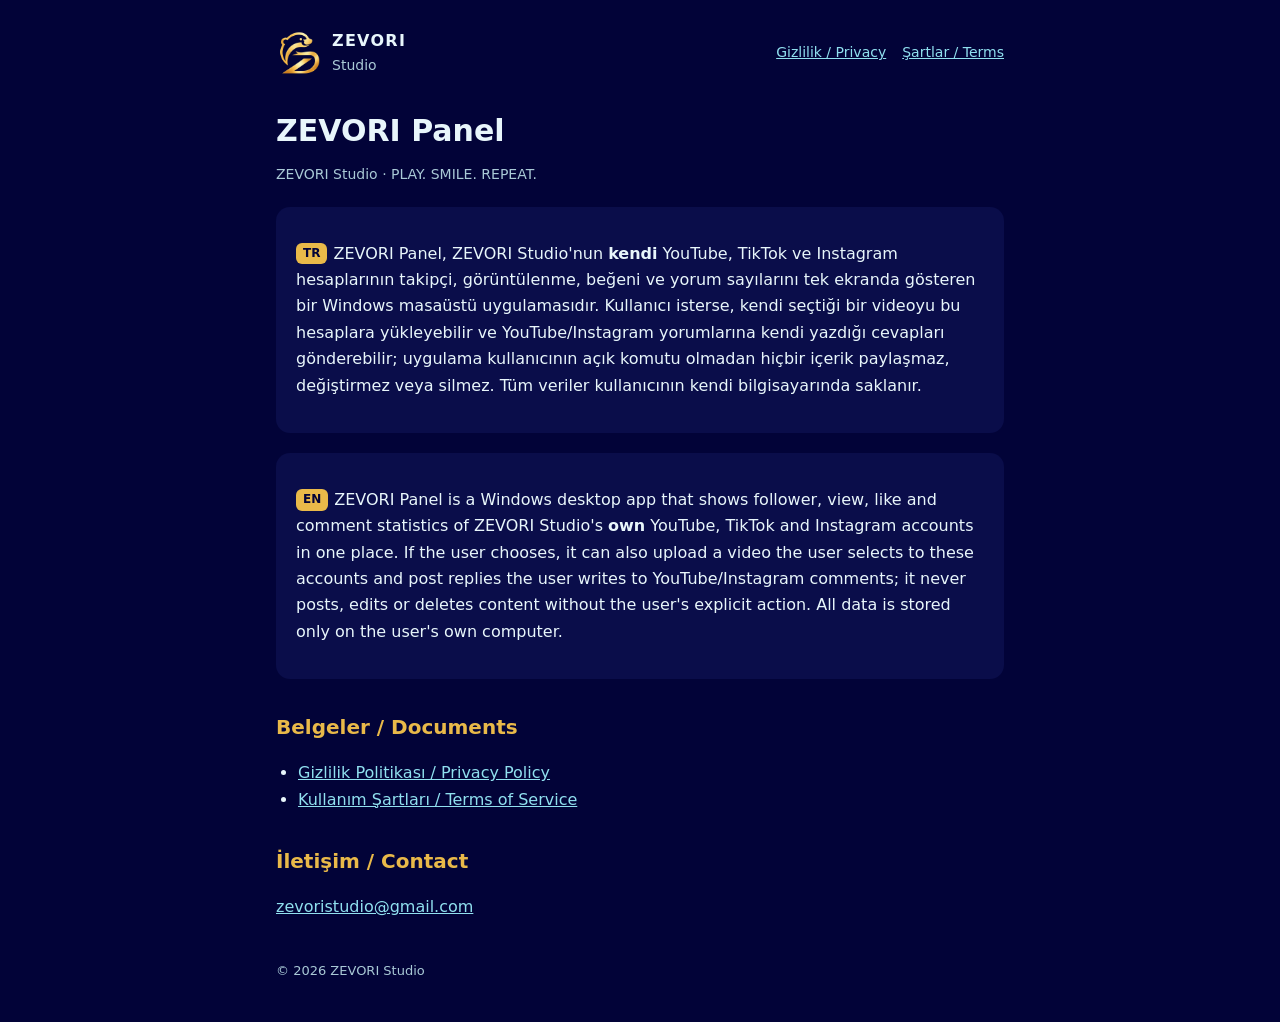
<file: index.html>
<!doctype html>
<html lang="tr">
<head>
  <meta charset="utf-8">
  <meta name="viewport" content="width=device-width, initial-scale=1">
  <title>ZEVORI Panel</title>
  <meta name="description" content="ZEVORI Studio'nun kendi sosyal medya hesaplarının istatistiklerini tek ekranda gösteren masaüstü uygulaması.">
  <link rel="icon" href="logo.png">
  <link rel="stylesheet" href="style.css">
</head>
<body>
  <header>
    <img src="logo.png" alt="ZEVORI logo">
    <div><div class="name">ZEVORI</div><div class="sub">Studio</div></div>
    <nav><a href="privacy.html">Gizlilik / Privacy</a><a href="terms.html">Şartlar / Terms</a></nav>
  </header>

  <main>
    <h1>ZEVORI Panel</h1>
    <p class="meta">ZEVORI Studio · PLAY. SMILE. REPEAT.</p>

    <div class="card">
      <p><span class="lang">TR</span>ZEVORI Panel, ZEVORI Studio'nun <b>kendi</b> YouTube, TikTok ve Instagram hesaplarının takipçi, görüntülenme, beğeni ve yorum sayılarını tek ekranda gösteren bir Windows masaüstü uygulamasıdır. Kullanıcı isterse, kendi seçtiği bir videoyu bu hesaplara yükleyebilir ve YouTube/Instagram yorumlarına kendi yazdığı cevapları gönderebilir; uygulama kullanıcının açık komutu olmadan hiçbir içerik paylaşmaz, değiştirmez veya silmez. Tüm veriler kullanıcının kendi bilgisayarında saklanır.</p>
    </div>
    <div class="card">
      <p><span class="lang">EN</span>ZEVORI Panel is a Windows desktop app that shows follower, view, like and comment statistics of ZEVORI Studio's <b>own</b> YouTube, TikTok and Instagram accounts in one place. If the user chooses, it can also upload a video the user selects to these accounts and post replies the user writes to YouTube/Instagram comments; it never posts, edits or deletes content without the user's explicit action. All data is stored only on the user's own computer.</p>
    </div>

    <h2>Belgeler / Documents</h2>
    <ul>
      <li><a href="privacy.html">Gizlilik Politikası / Privacy Policy</a></li>
      <li><a href="terms.html">Kullanım Şartları / Terms of Service</a></li>
    </ul>

    <h2>İletişim / Contact</h2>
    <p><a href="mailto:zevoristudio@gmail.com">zevoristudio@gmail.com</a></p>
  </main>

  <footer>© 2026 ZEVORI Studio</footer>
</body>
</html>
</file>
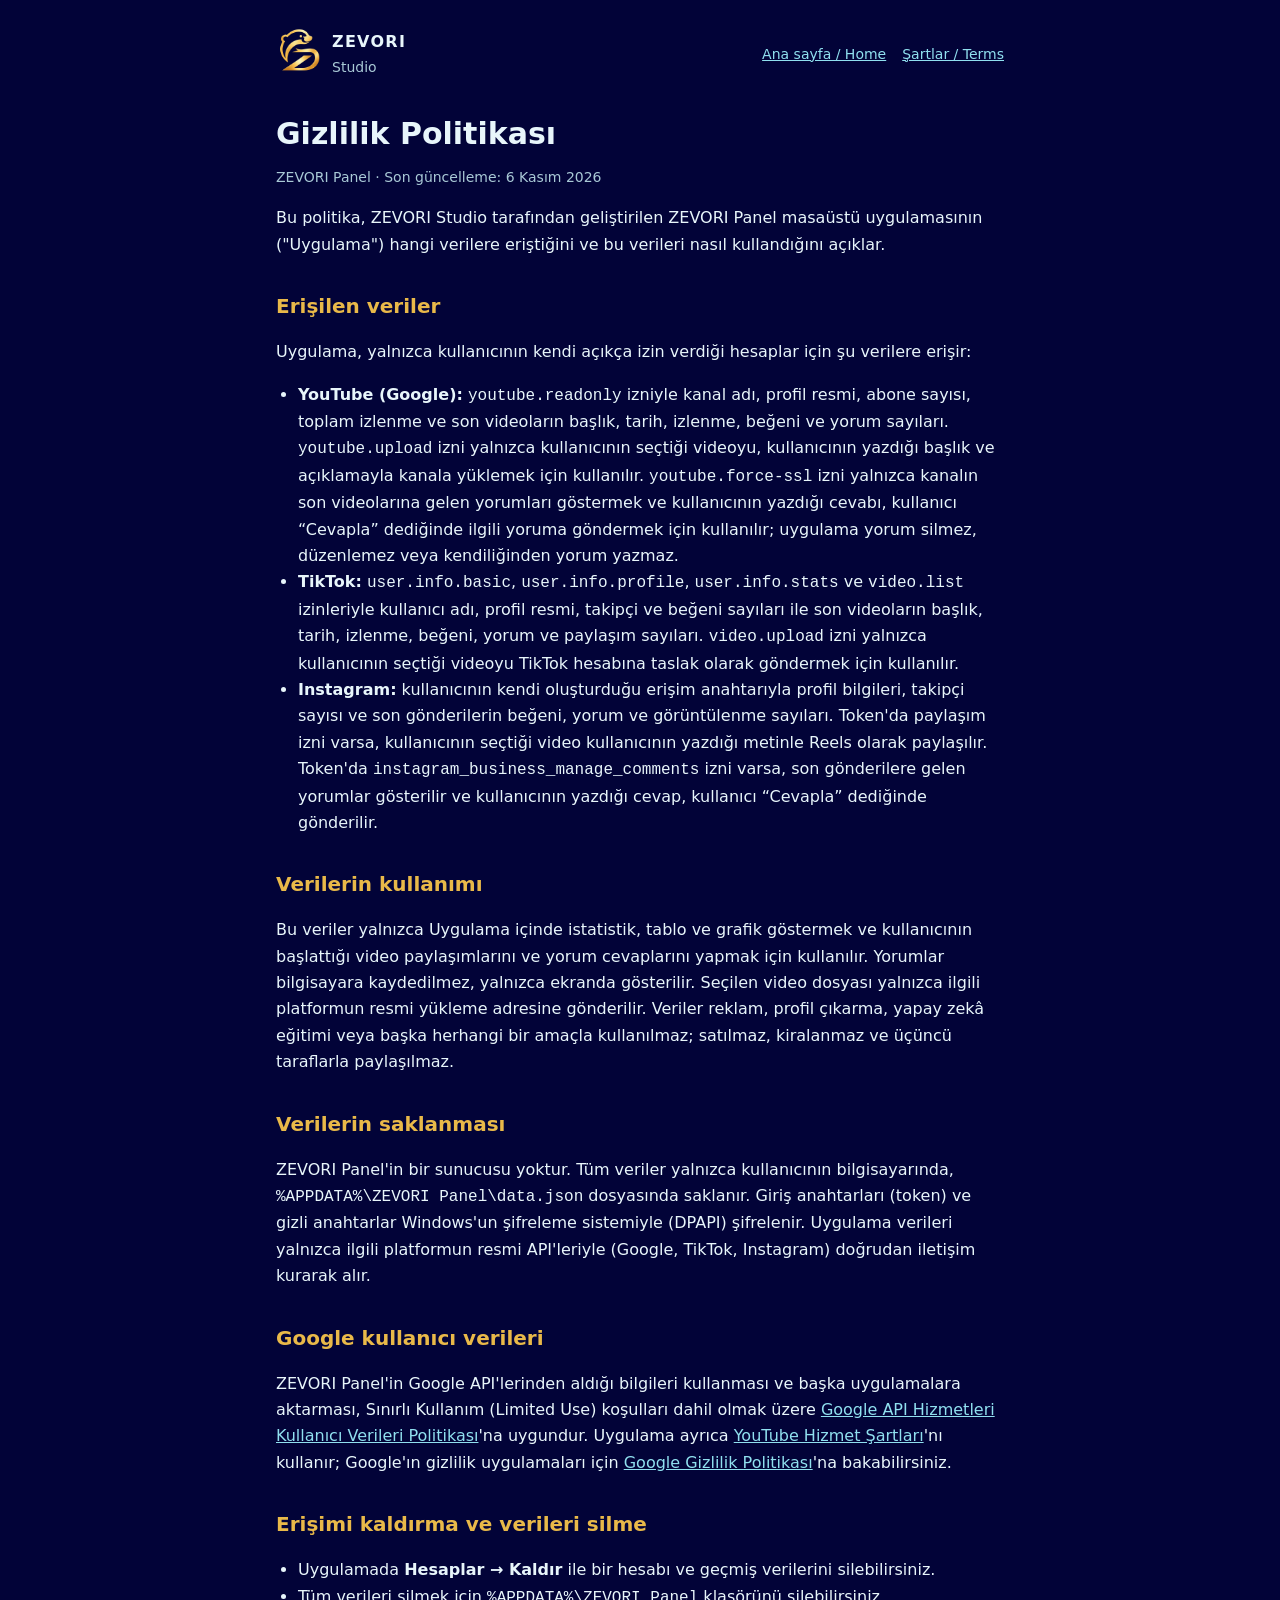
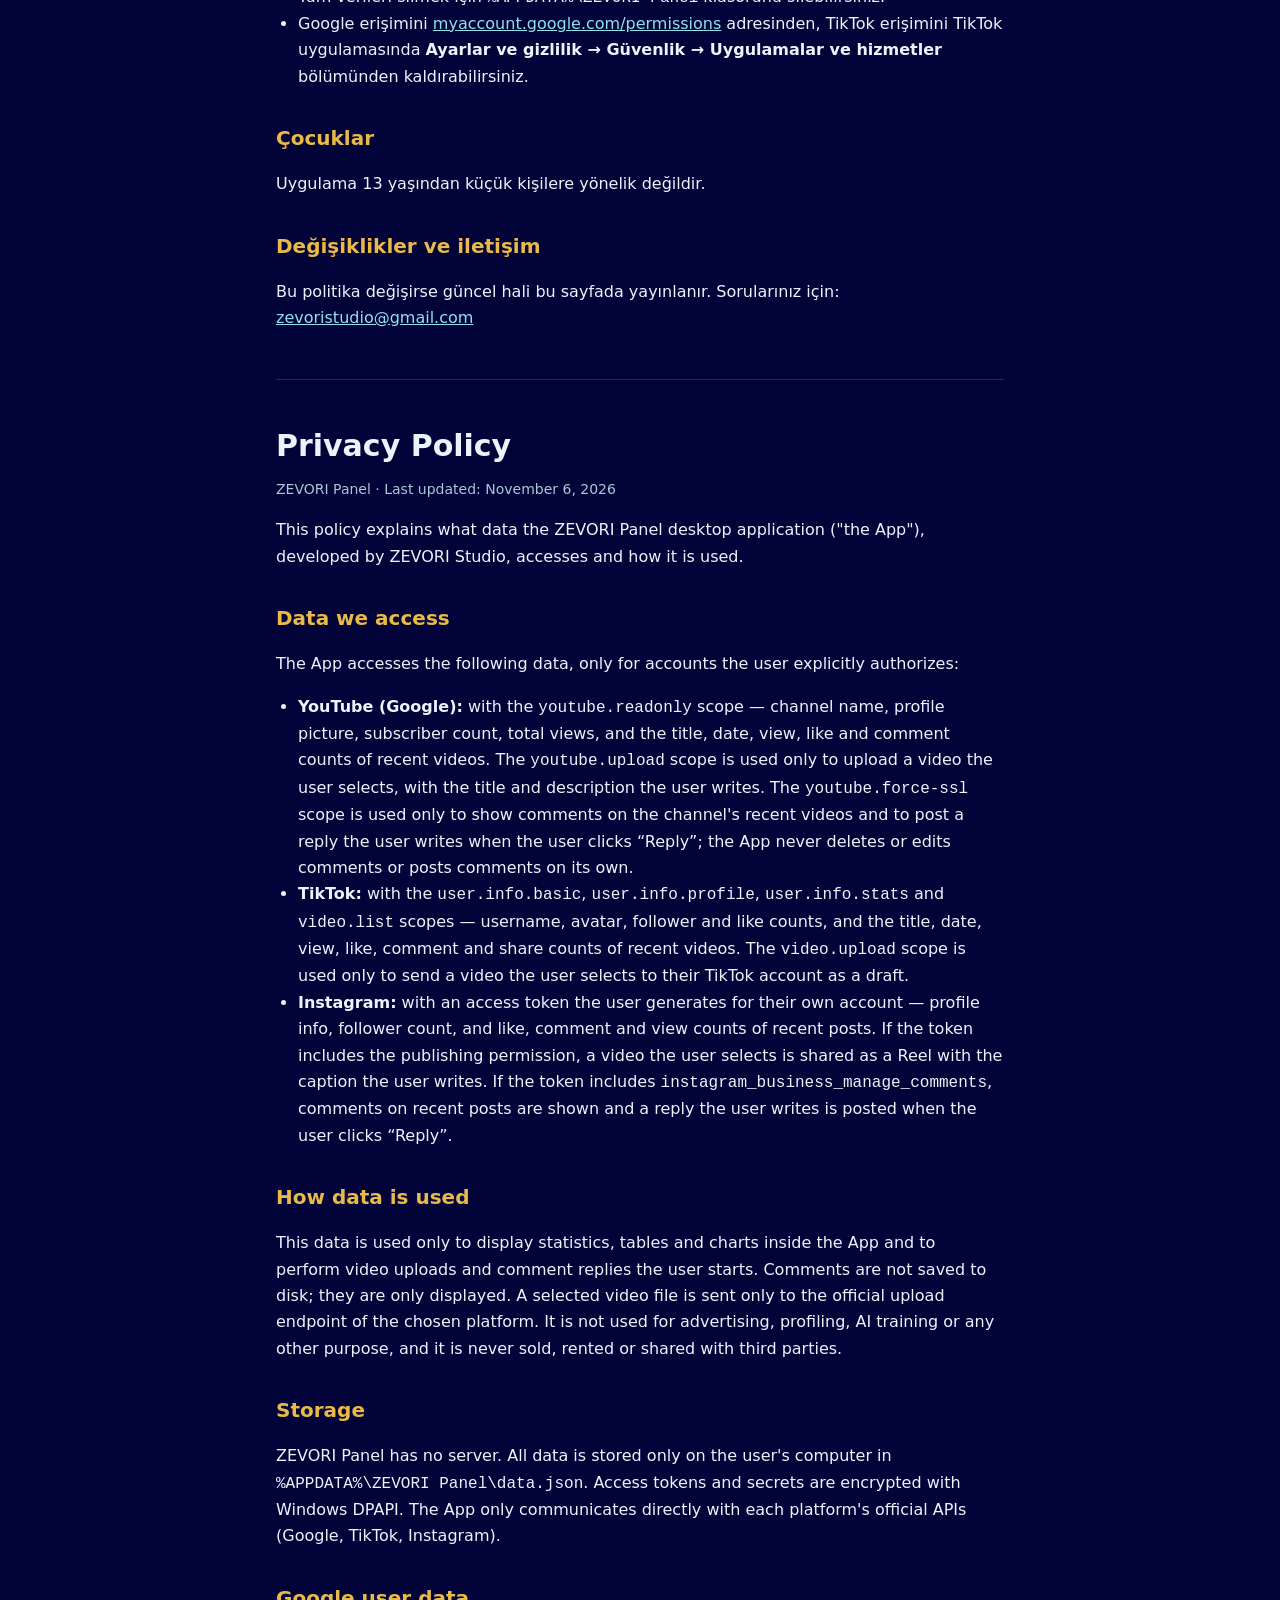
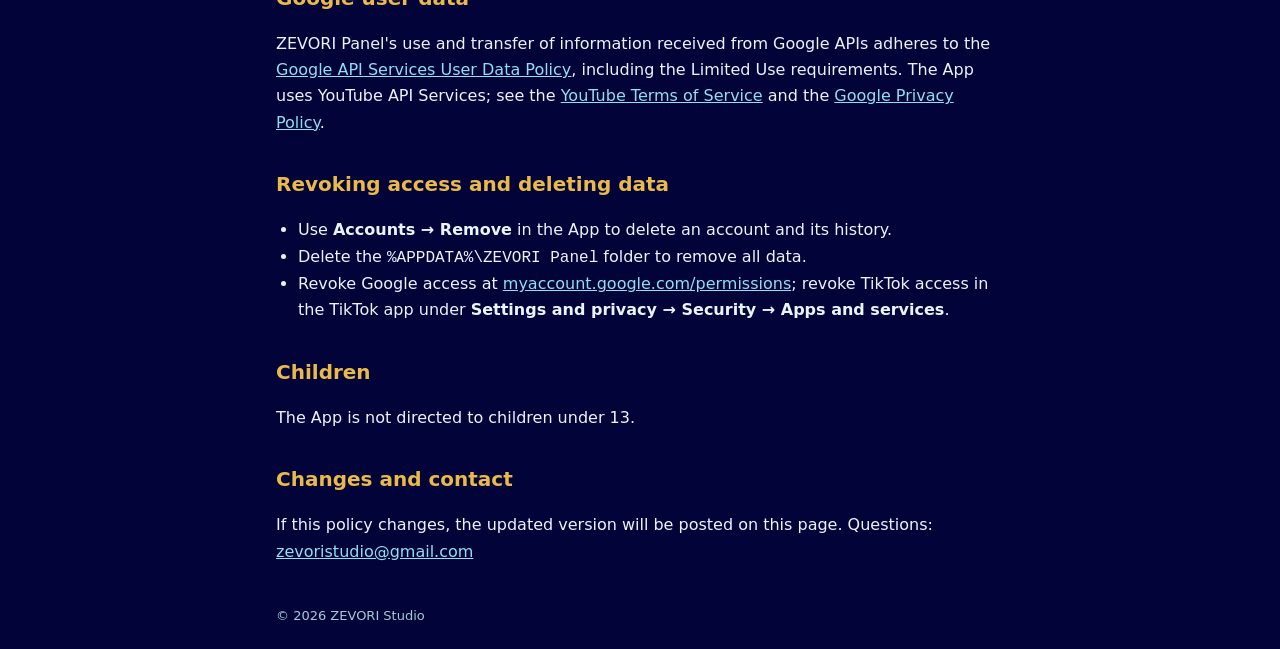
<file: privacy.html>
<!doctype html>
<html lang="tr">
<head>
  <meta charset="utf-8">
  <meta name="viewport" content="width=device-width, initial-scale=1">
  <title>Gizlilik Politikası · ZEVORI Panel</title>
  <link rel="icon" href="logo.png">
  <link rel="stylesheet" href="style.css">
</head>
<body>
  <header>
    <a href="./"><img src="logo.png" alt="ZEVORI logo"></a>
    <div><div class="name">ZEVORI</div><div class="sub">Studio</div></div>
    <nav><a href="./">Ana sayfa / Home</a><a href="terms.html">Şartlar / Terms</a></nav>
  </header>

  <main>
    <h1>Gizlilik Politikası</h1>
    <p class="meta">ZEVORI Panel · Son güncelleme: 6 Kasım 2026</p>

    <p>Bu politika, ZEVORI Studio tarafından geliştirilen ZEVORI Panel masaüstü uygulamasının ("Uygulama") hangi verilere eriştiğini ve bu verileri nasıl kullandığını açıklar.</p>

    <h2>Erişilen veriler</h2>
    <p>Uygulama, yalnızca kullanıcının kendi açıkça izin verdiği hesaplar için şu verilere erişir:</p>
    <ul>
      <li><b>YouTube (Google):</b> <code>youtube.readonly</code> izniyle kanal adı, profil resmi, abone sayısı, toplam izlenme ve son videoların başlık, tarih, izlenme, beğeni ve yorum sayıları. <code>youtube.upload</code> izni yalnızca kullanıcının seçtiği videoyu, kullanıcının yazdığı başlık ve açıklamayla kanala yüklemek için kullanılır. <code>youtube.force-ssl</code> izni yalnızca kanalın son videolarına gelen yorumları göstermek ve kullanıcının yazdığı cevabı, kullanıcı “Cevapla” dediğinde ilgili yoruma göndermek için kullanılır; uygulama yorum silmez, düzenlemez veya kendiliğinden yorum yazmaz.</li>
      <li><b>TikTok:</b> <code>user.info.basic</code>, <code>user.info.profile</code>, <code>user.info.stats</code> ve <code>video.list</code> izinleriyle kullanıcı adı, profil resmi, takipçi ve beğeni sayıları ile son videoların başlık, tarih, izlenme, beğeni, yorum ve paylaşım sayıları. <code>video.upload</code> izni yalnızca kullanıcının seçtiği videoyu TikTok hesabına taslak olarak göndermek için kullanılır.</li>
      <li><b>Instagram:</b> kullanıcının kendi oluşturduğu erişim anahtarıyla profil bilgileri, takipçi sayısı ve son gönderilerin beğeni, yorum ve görüntülenme sayıları. Token'da paylaşım izni varsa, kullanıcının seçtiği video kullanıcının yazdığı metinle Reels olarak paylaşılır. Token'da <code>instagram_business_manage_comments</code> izni varsa, son gönderilere gelen yorumlar gösterilir ve kullanıcının yazdığı cevap, kullanıcı “Cevapla” dediğinde gönderilir.</li>
    </ul>

    <h2>Verilerin kullanımı</h2>
    <p>Bu veriler yalnızca Uygulama içinde istatistik, tablo ve grafik göstermek ve kullanıcının başlattığı video paylaşımlarını ve yorum cevaplarını yapmak için kullanılır. Yorumlar bilgisayara kaydedilmez, yalnızca ekranda gösterilir. Seçilen video dosyası yalnızca ilgili platformun resmi yükleme adresine gönderilir. Veriler reklam, profil çıkarma, yapay zekâ eğitimi veya başka herhangi bir amaçla kullanılmaz; satılmaz, kiralanmaz ve üçüncü taraflarla paylaşılmaz.</p>

    <h2>Verilerin saklanması</h2>
    <p>ZEVORI Panel'in bir sunucusu yoktur. Tüm veriler yalnızca kullanıcının bilgisayarında, <code>%APPDATA%\ZEVORI Panel\data.json</code> dosyasında saklanır. Giriş anahtarları (token) ve gizli anahtarlar Windows'un şifreleme sistemiyle (DPAPI) şifrelenir. Uygulama verileri yalnızca ilgili platformun resmi API'leriyle (Google, TikTok, Instagram) doğrudan iletişim kurarak alır.</p>

    <h2>Google kullanıcı verileri</h2>
    <p>ZEVORI Panel'in Google API'lerinden aldığı bilgileri kullanması ve başka uygulamalara aktarması, Sınırlı Kullanım (Limited Use) koşulları dahil olmak üzere <a href="https://developers.google.com/terms/api-services-user-data-policy">Google API Hizmetleri Kullanıcı Verileri Politikası</a>'na uygundur. Uygulama ayrıca <a href="https://www.youtube.com/t/terms">YouTube Hizmet Şartları</a>'nı kullanır; Google'ın gizlilik uygulamaları için <a href="https://policies.google.com/privacy">Google Gizlilik Politikası</a>'na bakabilirsiniz.</p>

    <h2>Erişimi kaldırma ve verileri silme</h2>
    <ul>
      <li>Uygulamada <b>Hesaplar → Kaldır</b> ile bir hesabı ve geçmiş verilerini silebilirsiniz.</li>
      <li>Tüm verileri silmek için <code>%APPDATA%\ZEVORI Panel</code> klasörünü silebilirsiniz.</li>
      <li>Google erişimini <a href="https://myaccount.google.com/permissions">myaccount.google.com/permissions</a> adresinden, TikTok erişimini TikTok uygulamasında <b>Ayarlar ve gizlilik → Güvenlik → Uygulamalar ve hizmetler</b> bölümünden kaldırabilirsiniz.</li>
    </ul>

    <h2>Çocuklar</h2>
    <p>Uygulama 13 yaşından küçük kişilere yönelik değildir.</p>

    <h2>Değişiklikler ve iletişim</h2>
    <p>Bu politika değişirse güncel hali bu sayfada yayınlanır. Sorularınız için: <a href="mailto:zevoristudio@gmail.com">zevoristudio@gmail.com</a></p>

    <hr>

    <h1>Privacy Policy</h1>
    <p class="meta">ZEVORI Panel · Last updated: November 6, 2026</p>

    <p>This policy explains what data the ZEVORI Panel desktop application ("the App"), developed by ZEVORI Studio, accesses and how it is used.</p>

    <h2>Data we access</h2>
    <p>The App accesses the following data, only for accounts the user explicitly authorizes:</p>
    <ul>
      <li><b>YouTube (Google):</b> with the <code>youtube.readonly</code> scope — channel name, profile picture, subscriber count, total views, and the title, date, view, like and comment counts of recent videos. The <code>youtube.upload</code> scope is used only to upload a video the user selects, with the title and description the user writes. The <code>youtube.force-ssl</code> scope is used only to show comments on the channel's recent videos and to post a reply the user writes when the user clicks “Reply”; the App never deletes or edits comments or posts comments on its own.</li>
      <li><b>TikTok:</b> with the <code>user.info.basic</code>, <code>user.info.profile</code>, <code>user.info.stats</code> and <code>video.list</code> scopes — username, avatar, follower and like counts, and the title, date, view, like, comment and share counts of recent videos. The <code>video.upload</code> scope is used only to send a video the user selects to their TikTok account as a draft.</li>
      <li><b>Instagram:</b> with an access token the user generates for their own account — profile info, follower count, and like, comment and view counts of recent posts. If the token includes the publishing permission, a video the user selects is shared as a Reel with the caption the user writes. If the token includes <code>instagram_business_manage_comments</code>, comments on recent posts are shown and a reply the user writes is posted when the user clicks “Reply”.</li>
    </ul>

    <h2>How data is used</h2>
    <p>This data is used only to display statistics, tables and charts inside the App and to perform video uploads and comment replies the user starts. Comments are not saved to disk; they are only displayed. A selected video file is sent only to the official upload endpoint of the chosen platform. It is not used for advertising, profiling, AI training or any other purpose, and it is never sold, rented or shared with third parties.</p>

    <h2>Storage</h2>
    <p>ZEVORI Panel has no server. All data is stored only on the user's computer in <code>%APPDATA%\ZEVORI Panel\data.json</code>. Access tokens and secrets are encrypted with Windows DPAPI. The App only communicates directly with each platform's official APIs (Google, TikTok, Instagram).</p>

    <h2>Google user data</h2>
    <p>ZEVORI Panel's use and transfer of information received from Google APIs adheres to the <a href="https://developers.google.com/terms/api-services-user-data-policy">Google API Services User Data Policy</a>, including the Limited Use requirements. The App uses YouTube API Services; see the <a href="https://www.youtube.com/t/terms">YouTube Terms of Service</a> and the <a href="https://policies.google.com/privacy">Google Privacy Policy</a>.</p>

    <h2>Revoking access and deleting data</h2>
    <ul>
      <li>Use <b>Accounts → Remove</b> in the App to delete an account and its history.</li>
      <li>Delete the <code>%APPDATA%\ZEVORI Panel</code> folder to remove all data.</li>
      <li>Revoke Google access at <a href="https://myaccount.google.com/permissions">myaccount.google.com/permissions</a>; revoke TikTok access in the TikTok app under <b>Settings and privacy → Security → Apps and services</b>.</li>
    </ul>

    <h2>Children</h2>
    <p>The App is not directed to children under 13.</p>

    <h2>Changes and contact</h2>
    <p>If this policy changes, the updated version will be posted on this page. Questions: <a href="mailto:zevoristudio@gmail.com">zevoristudio@gmail.com</a></p>
  </main>

  <footer>© 2026 ZEVORI Studio</footer>
</body>
</html>
</file>
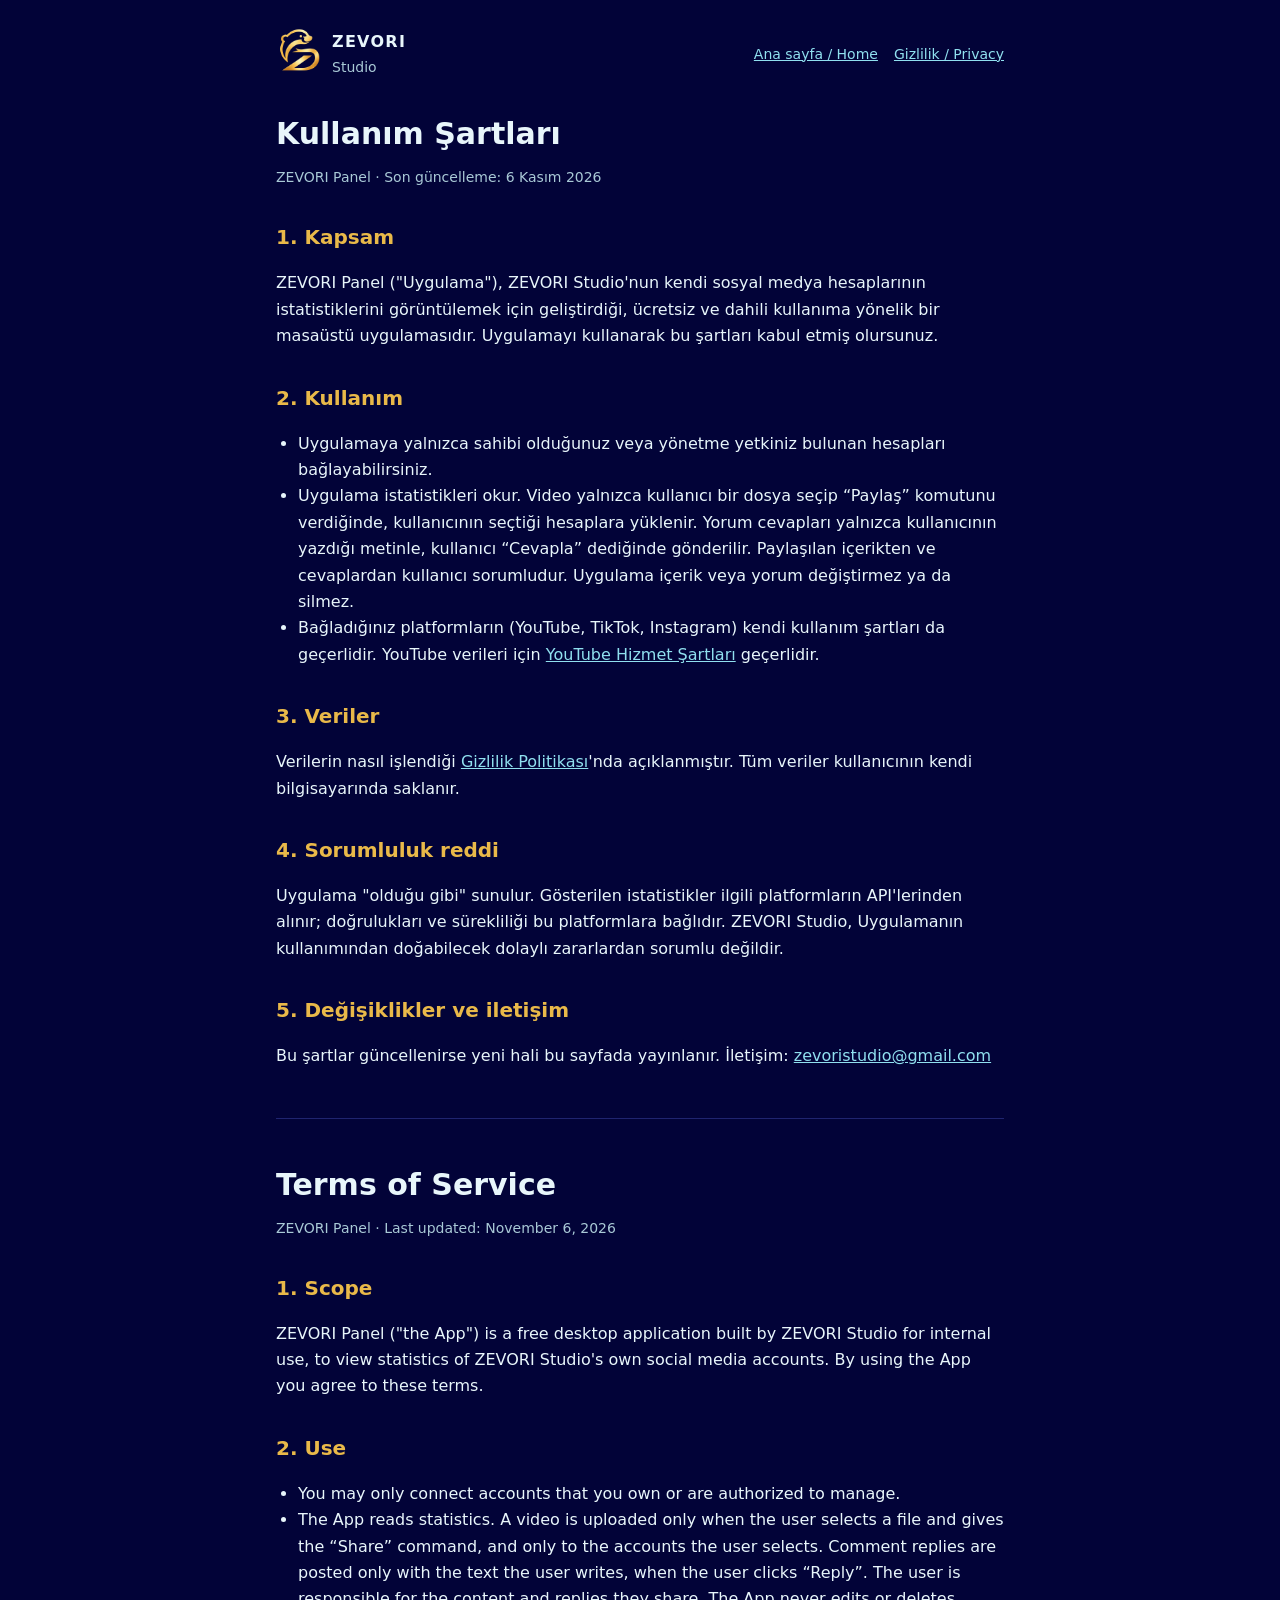
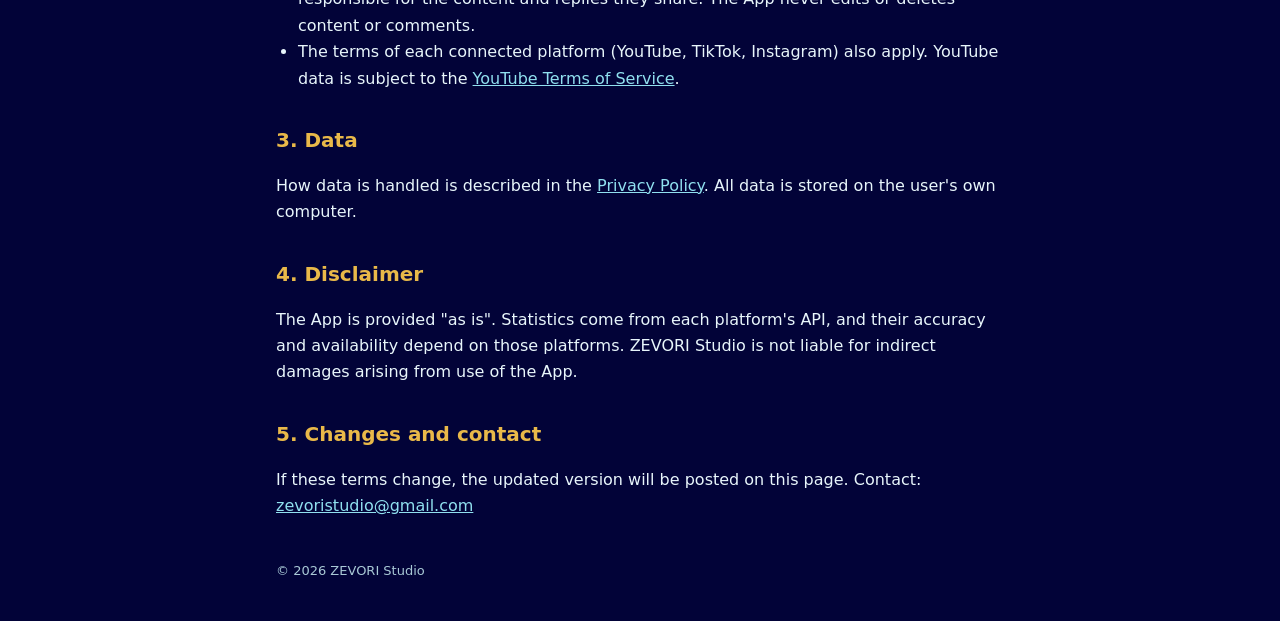
<file: terms.html>
<!doctype html>
<html lang="tr">
<head>
  <meta charset="utf-8">
  <meta name="viewport" content="width=device-width, initial-scale=1">
  <title>Kullanım Şartları · ZEVORI Panel</title>
  <link rel="icon" href="logo.png">
  <link rel="stylesheet" href="style.css">
</head>
<body>
  <header>
    <a href="./"><img src="logo.png" alt="ZEVORI logo"></a>
    <div><div class="name">ZEVORI</div><div class="sub">Studio</div></div>
    <nav><a href="./">Ana sayfa / Home</a><a href="privacy.html">Gizlilik / Privacy</a></nav>
  </header>

  <main>
    <h1>Kullanım Şartları</h1>
    <p class="meta">ZEVORI Panel · Son güncelleme: 6 Kasım 2026</p>

    <h2>1. Kapsam</h2>
    <p>ZEVORI Panel ("Uygulama"), ZEVORI Studio'nun kendi sosyal medya hesaplarının istatistiklerini görüntülemek için geliştirdiği, ücretsiz ve dahili kullanıma yönelik bir masaüstü uygulamasıdır. Uygulamayı kullanarak bu şartları kabul etmiş olursunuz.</p>

    <h2>2. Kullanım</h2>
    <ul>
      <li>Uygulamaya yalnızca sahibi olduğunuz veya yönetme yetkiniz bulunan hesapları bağlayabilirsiniz.</li>
      <li>Uygulama istatistikleri okur. Video yalnızca kullanıcı bir dosya seçip “Paylaş” komutunu verdiğinde, kullanıcının seçtiği hesaplara yüklenir. Yorum cevapları yalnızca kullanıcının yazdığı metinle, kullanıcı “Cevapla” dediğinde gönderilir. Paylaşılan içerikten ve cevaplardan kullanıcı sorumludur. Uygulama içerik veya yorum değiştirmez ya da silmez.</li>
      <li>Bağladığınız platformların (YouTube, TikTok, Instagram) kendi kullanım şartları da geçerlidir. YouTube verileri için <a href="https://www.youtube.com/t/terms">YouTube Hizmet Şartları</a> geçerlidir.</li>
    </ul>

    <h2>3. Veriler</h2>
    <p>Verilerin nasıl işlendiği <a href="privacy.html">Gizlilik Politikası</a>'nda açıklanmıştır. Tüm veriler kullanıcının kendi bilgisayarında saklanır.</p>

    <h2>4. Sorumluluk reddi</h2>
    <p>Uygulama "olduğu gibi" sunulur. Gösterilen istatistikler ilgili platformların API'lerinden alınır; doğrulukları ve sürekliliği bu platformlara bağlıdır. ZEVORI Studio, Uygulamanın kullanımından doğabilecek dolaylı zararlardan sorumlu değildir.</p>

    <h2>5. Değişiklikler ve iletişim</h2>
    <p>Bu şartlar güncellenirse yeni hali bu sayfada yayınlanır. İletişim: <a href="mailto:zevoristudio@gmail.com">zevoristudio@gmail.com</a></p>

    <hr>

    <h1>Terms of Service</h1>
    <p class="meta">ZEVORI Panel · Last updated: November 6, 2026</p>

    <h2>1. Scope</h2>
    <p>ZEVORI Panel ("the App") is a free desktop application built by ZEVORI Studio for internal use, to view statistics of ZEVORI Studio's own social media accounts. By using the App you agree to these terms.</p>

    <h2>2. Use</h2>
    <ul>
      <li>You may only connect accounts that you own or are authorized to manage.</li>
      <li>The App reads statistics. A video is uploaded only when the user selects a file and gives the “Share” command, and only to the accounts the user selects. Comment replies are posted only with the text the user writes, when the user clicks “Reply”. The user is responsible for the content and replies they share. The App never edits or deletes content or comments.</li>
      <li>The terms of each connected platform (YouTube, TikTok, Instagram) also apply. YouTube data is subject to the <a href="https://www.youtube.com/t/terms">YouTube Terms of Service</a>.</li>
    </ul>

    <h2>3. Data</h2>
    <p>How data is handled is described in the <a href="privacy.html">Privacy Policy</a>. All data is stored on the user's own computer.</p>

    <h2>4. Disclaimer</h2>
    <p>The App is provided "as is". Statistics come from each platform's API, and their accuracy and availability depend on those platforms. ZEVORI Studio is not liable for indirect damages arising from use of the App.</p>

    <h2>5. Changes and contact</h2>
    <p>If these terms change, the updated version will be posted on this page. Contact: <a href="mailto:zevoristudio@gmail.com">zevoristudio@gmail.com</a></p>
  </main>

  <footer>© 2026 ZEVORI Studio</footer>
</body>
</html>
</file>
<file: style.css>
:root {
  --bg: #020338;
  --panel: #0a0d4a;
  --text: #e8f6fb;
  --muted: #a9c9d6;
  --accent: #e9b949;
  --link: #90e0ef;
}
* { box-sizing: border-box; }
body {
  margin: 0;
  background: var(--bg);
  color: var(--text);
  font: 16px/1.65 system-ui, -apple-system, "Segoe UI", Roboto, sans-serif;
}
header, main, footer { max-width: 760px; margin: 0 auto; padding: 0 16px; }
header { display: flex; align-items: center; gap: 12px; padding-top: 28px; }
header img { width: 44px; height: 44px; }
header .name { font-weight: 700; letter-spacing: .08em; }
header .sub { color: var(--muted); font-size: 14px; }
nav { margin-left: auto; display: flex; gap: 16px; font-size: 14px; }
a { color: var(--link); }
h1 { font-size: 30px; line-height: 1.2; margin: 36px 0 6px; }
h2 { font-size: 20px; margin: 32px 0 8px; color: var(--accent); }
.meta { color: var(--muted); font-size: 14px; }
.card { background: var(--panel); border-radius: 14px; padding: 18px 20px; margin: 20px 0; }
.lang { display: inline-block; font-size: 12px; font-weight: 700; color: var(--bg); background: var(--accent); border-radius: 6px; padding: 1px 7px; margin-right: 6px; vertical-align: 2px; }
hr { border: 0; border-top: 1px solid #1f2470; margin: 48px 0; }
ul { padding-left: 22px; }
footer { color: var(--muted); font-size: 13px; padding-top: 24px; padding-bottom: 40px; }
@media (max-width: 560px) { nav { display: none; } h1 { font-size: 25px; } }
</file>
